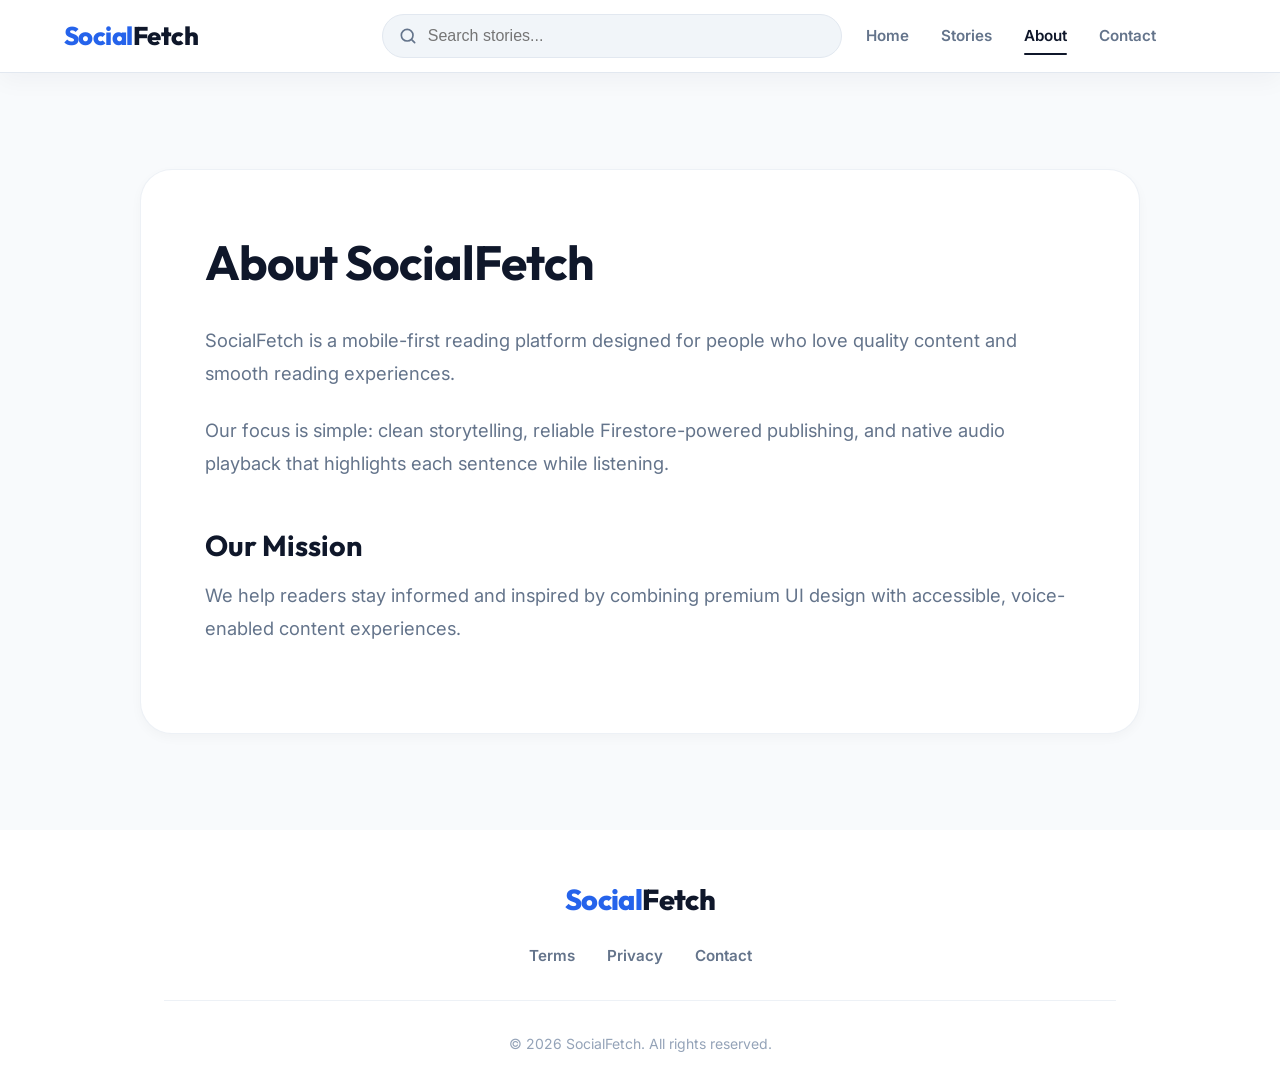
<file: about.html>
<!DOCTYPE html>
<html lang="en">
<head>
  <meta charset="UTF-8" />
  <meta name="viewport" content="width=device-width, initial-scale=1.0" />
  <title>SocialFetch | About</title>
  <meta name="description" content="Learn more about SocialFetch." />
  <link rel="stylesheet" href="assets/styles.css" />
</head>
<body data-page="about">
  <div id="site-header"></div>

  <main class="container section-padding">
    <article class="content-page">
      <h1>About SocialFetch</h1>
      <p>SocialFetch is a mobile-first reading platform designed for people who love quality content and smooth reading experiences.</p>
      <p>Our focus is simple: clean storytelling, reliable Firestore-powered publishing, and native audio playback that highlights each sentence while listening.</p>
      <h2>Our Mission</h2>
      <p>We help readers stay informed and inspired by combining premium UI design with accessible, voice-enabled content experiences.</p>
    </article>
  </main>

  <div id="site-footer"></div>

  <script src="https://code.jquery.com/jquery-3.7.1.min.js"></script>
  <script type="module" src="assets/static-page.js"></script>
</body>
</html>
</file>
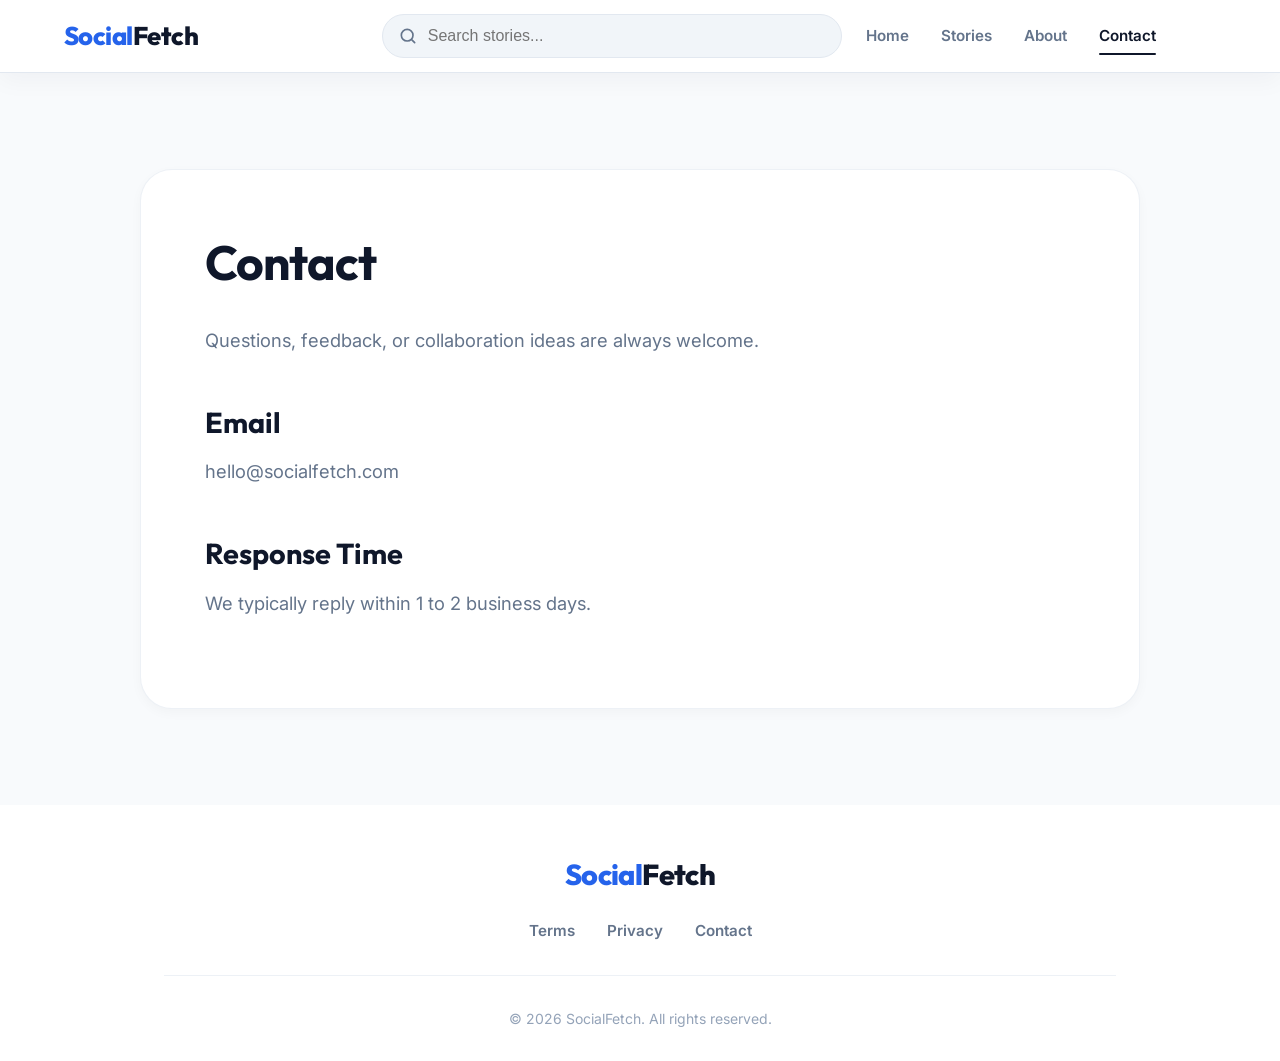
<file: contact.html>
<!DOCTYPE html>
<html lang="en">
<head>
  <meta charset="UTF-8" />
  <meta name="viewport" content="width=device-width, initial-scale=1.0" />
  <title>SocialFetch | Contact</title>
  <meta name="description" content="Contact SocialFetch." />
  <link rel="stylesheet" href="assets/styles.css" />
</head>
<body data-page="contact">
  <div id="site-header"></div>

  <main class="container section-padding">
    <article class="content-page">
      <h1>Contact</h1>
      <p>Questions, feedback, or collaboration ideas are always welcome.</p>
      <h2>Email</h2>
      <p><a href="mailto:hello@socialfetch.com">hello@socialfetch.com</a></p>
      <h2>Response Time</h2>
      <p>We typically reply within 1 to 2 business days.</p>
    </article>
  </main>

  <div id="site-footer"></div>

  <script src="https://code.jquery.com/jquery-3.7.1.min.js"></script>
  <script type="module" src="assets/static-page.js"></script>
</body>
</html>
</file>
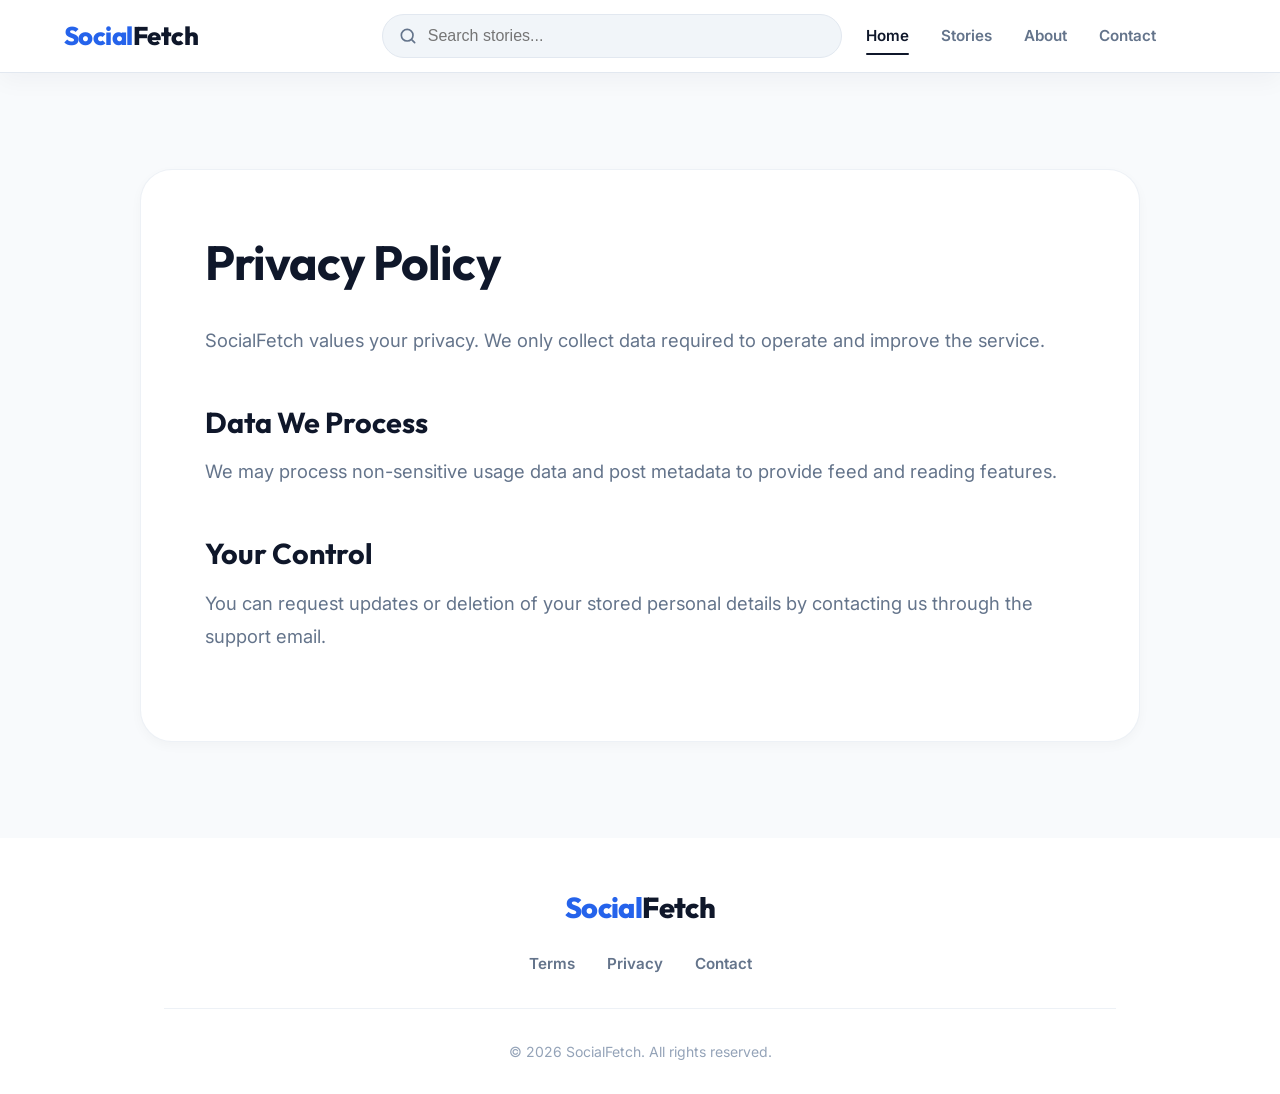
<file: privacy.html>
<!DOCTYPE html>
<html lang="en">
<head>
  <meta charset="UTF-8" />
  <meta name="viewport" content="width=device-width, initial-scale=1.0" />
  <title>SocialFetch | Privacy</title>
  <meta name="description" content="SocialFetch Privacy Policy." />
  <link rel="stylesheet" href="assets/styles.css" />
</head>
<body data-page="home">
  <div id="site-header"></div>

  <main class="container section-padding">
    <article class="content-page">
      <h1>Privacy Policy</h1>
      <p>SocialFetch values your privacy. We only collect data required to operate and improve the service.</p>
      <h2>Data We Process</h2>
      <p>We may process non-sensitive usage data and post metadata to provide feed and reading features.</p>
      <h2>Your Control</h2>
      <p>You can request updates or deletion of your stored personal details by contacting us through the support email.</p>
    </article>
  </main>

  <div id="site-footer"></div>

  <script src="https://code.jquery.com/jquery-3.7.1.min.js"></script>
  <script type="module" src="assets/static-page.js"></script>
</body>
</html>
</file>
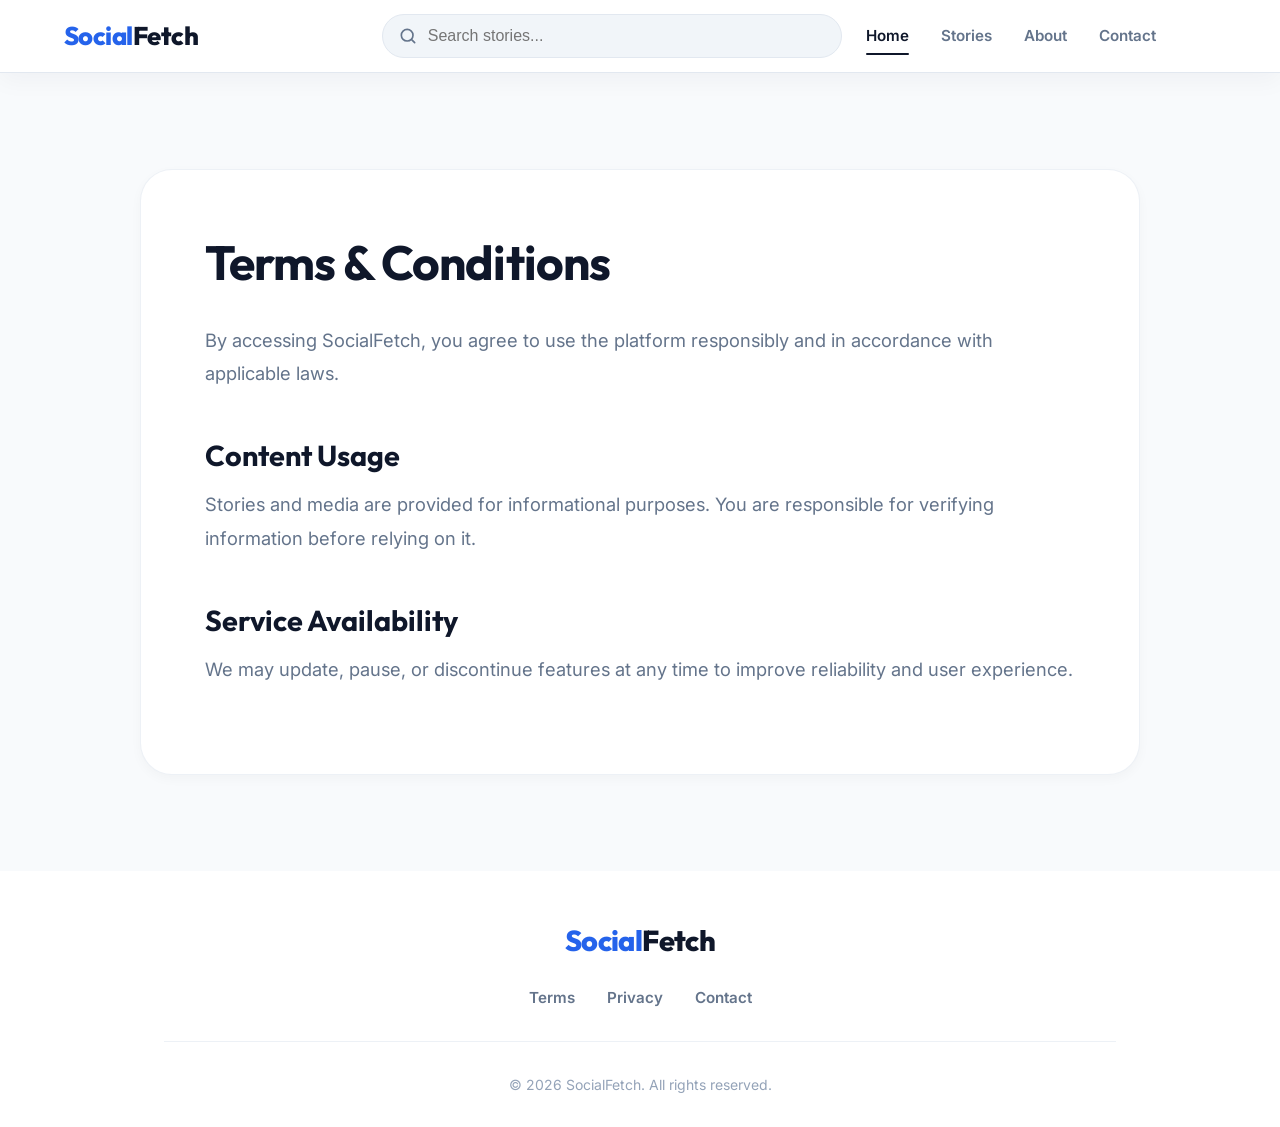
<file: terms.html>
<!DOCTYPE html>
<html lang="en">
<head>
  <meta charset="UTF-8" />
  <meta name="viewport" content="width=device-width, initial-scale=1.0" />
  <title>SocialFetch | Terms</title>
  <meta name="description" content="SocialFetch Terms and Conditions." />
  <link rel="stylesheet" href="assets/styles.css" />
</head>
<body data-page="home">
  <div id="site-header"></div>

  <main class="container section-padding">
    <article class="content-page">
      <h1>Terms &amp; Conditions</h1>
      <p>By accessing SocialFetch, you agree to use the platform responsibly and in accordance with applicable laws.</p>
      <h2>Content Usage</h2>
      <p>Stories and media are provided for informational purposes. You are responsible for verifying information before relying on it.</p>
      <h2>Service Availability</h2>
      <p>We may update, pause, or discontinue features at any time to improve reliability and user experience.</p>
    </article>
  </main>

  <div id="site-footer"></div>

  <script src="https://code.jquery.com/jquery-3.7.1.min.js"></script>
  <script type="module" src="assets/static-page.js"></script>
</body>
</html>
</file>
<file: assets/styles.css>
@import url('https://fonts.googleapis.com/css2?family=Inter:wght@400;500;600&family=Outfit:wght@600;700;800&display=swap');

:root {
  --primary: #2563eb;
  --primary-dark: #1d4ed8;
  --primary-light: #dbeafe;
  --secondary: #0f172a; 
  --accent: #0ea5e9;
  --bg: #f8fafc; 
  --surface: #ffffff;
  --text: #1e293b;
  --text-muted: #64748b;
  --border: #e2e8f0;
  
  --shadow-sm: 0 4px 12px rgba(15, 23, 42, 0.03);
  --shadow-md: 0 10px 30px -10px rgba(15, 23, 42, 0.06);
  --shadow-lg: 0 20px 40px -15px rgba(15, 23, 42, 0.1);
  
  --radius-sm: 0.375rem;
  --radius-md: 0.5rem;
  --radius-lg: 0.75rem;
  --radius-xl: 1rem;
  --radius-2xl: 1.5rem;
  --radius-3xl: 2rem;
  
  --space-1: 0.5rem;
  --space-2: 1rem;
  --space-3: 1.5rem;
  --space-4: 2rem;
  --space-5: 2.5rem;
  --space-6: 3rem;
  --max-width: 1000px; 
  --header-height: 84px;
}

[data-theme="dark"] {
  --primary: #3b82f6;
  --primary-dark: #60a5fa;
  --primary-light: #1e3a8a;
  --secondary: #e2e8f0;
  --accent: #38bdf8;
  --bg: #0f172a;
  --surface: #1e293b;
  --text: #f8fafc;
  --text-muted: #94a3b8;
  --border: #334155;

  --shadow-sm: 0 4px 12px rgba(0, 0, 0, 0.3);
  --shadow-md: 0 10px 30px -10px rgba(0, 0, 0, 0.4);
  --shadow-lg: 0 20px 40px -15px rgba(0, 0, 0, 0.5);
}

* {
  box-sizing: border-box;
  margin: 0;
  padding: 0;
}

html {
  scroll-behavior: smooth;
}

body {
  font-family: 'Inter', -apple-system, BlinkMacSystemFont, sans-serif;
  background-color: var(--bg);
  color: var(--text);
  line-height: 1.5;
  -webkit-font-smoothing: antialiased;
}

h1, h2, h3, h4 {
  font-family: 'Outfit', sans-serif;
  font-weight: 700;
  color: var(--secondary);
  line-height: 1.2;
}

a {
  text-decoration: none;
  color: inherit;
  transition: all 0.25s ease;
}

button {
  font-family: inherit;
  cursor: pointer;
  border: none;
  background: none;
}

/* --- Layout --- */
.container {
  max-width: var(--max-width);
  margin: 0 auto;
  padding: 0 var(--space-3);
}

.section-padding {
  padding: 4rem 0; 
}

.section-padding h2 {
  margin-bottom: 2rem;
}

.section-padding {
  border-bottom: none !important;
}

/* --- The "Floating Island" Navbar --- */
.navbar {
  width: 100%;
  min-height: 72px;
  margin: 0;
  border-radius: 0;
  background: var(--surface);
  backdrop-filter: blur(14px);
  -webkit-backdrop-filter: blur(14px);
  border-bottom: 1px solid var(--border);
  box-shadow: 0 8px 24px rgba(15, 23, 42, 0.04);
  position: sticky;
  top: 0;
  z-index: 100;
  display: flex;
  align-items: center;
  transition: all 0.3s ease;
}

.navbar .container {
  width: 100%;
  max-width: 1200px;
  padding: 0 1.5rem;
}

.nav-inner {
  display: flex;
  justify-content: flex-start;
  align-items: center;
  flex-wrap: nowrap;
  gap: 1.25rem;
  width: 100%;
  min-height: 72px;
  padding: 0;
}

.logo {
  font-family: 'Outfit', sans-serif;
  font-size: 1.6rem;
  font-weight: 800;
  color: var(--primary);
  display: flex;
  align-items: center;
  letter-spacing: -0.02em;
  margin-right: auto;
  flex-shrink: 0;
}

.logo span {
  color: var(--secondary);
}

.nav-search-wrapper {
  position: relative;
  display: flex;
  order: initial;
  flex: 0 1 460px;
  max-width: 460px;
  margin-bottom: 0;
}

.nav-search-icon {
  position: absolute;
  top: 50%;
  left: 1rem;
  transform: translateY(-50%);
  color: #64748b;
  width: 20px;
  height: 20px;
  display: inline-flex;
}

.nav-search-icon svg {
  width: 100%;
  height: 100%;
}

.nav-search-input {
  width: 100%;
  height: 44px;
  border-radius: 999px;
  border: 1px solid #e2e8f0;
  background: #f1f5f9;
  color: #0f172a;
  padding: 0 1rem 0 2.8rem;
  font-size: 1rem;
  outline: none;
  transition: border-color 0.2s ease, box-shadow 0.2s ease, background-color 0.2s ease;
}

.nav-search-input:focus {
  background: #ffffff;
  border-color: #bfdbfe;
  box-shadow: 0 0 0 4px rgb(219 234 254 / 0.7);
}

.nav-links {
  display: none;
}

@media (min-width: 768px) {
  .nav-links {
    display: flex;
    gap: var(--space-4);
    align-items: center;
    margin-left: 0.25rem;
  }
}

.nav-link {
  position: relative;
  font-weight: 600;
  font-size: 0.95rem;
  color: var(--text-muted);
  padding: 0.375rem 0;
}

.nav-link::after {
  content: "";
  position: absolute;
  left: 0;
  bottom: -2px;
  width: 100%;
  height: 2px;
  border-radius: 999px;
  background: var(--secondary);
  transform: scaleX(0);
  transform-origin: left;
  transition: transform 0.25s ease;
}

.nav-link:hover,
.nav-link.active {
  color: var(--secondary);
}

.nav-link:hover::after,
.nav-link.active::after {
  transform: scaleX(1);
}

.nav-story-filters {
  display: flex;
  justify-content: center;
  gap: 0.75rem;
  padding: 0.5rem 0 0.9rem;
  border-top: 1px solid rgba(226, 232, 240, 0.8);
}

.navbar.has-filters {
  border-radius: 0;
}

@media (max-width: 767px) {
  .nav-inner {
    min-height: 64px;
    flex-wrap: wrap;
    gap: 0.75rem;
    padding: 0.5rem 0;
    justify-content: space-between; /* Fixes alignment */
  }

  .logo {
    margin-right: auto;
  }

  .nav-search-wrapper {
    order: 3;
    flex: 1 0 100%;
    max-width: 100%;
  }

  .nav-story-filters {
    justify-content: flex-start;
    overflow-x: auto;
    padding-bottom: 0.8rem;
  }

  .mobile-menu-btn {
    align-self: center; /* Fixes alignment */
    margin-top: 4px; /* Fixes alignment */
  }
}

/* Theme Toggle Button */
.theme-toggle-btn {
  display: flex;
  align-items: center;
  justify-content: center;
  width: 40px;
  height: 40px;
  border-radius: 50%;
  color: var(--secondary);
  background: transparent;
  transition: background 0.2s, color 0.2s;
  cursor: pointer;
  z-index: 110;
}

.theme-toggle-btn:hover {
  background: var(--border);
}

.theme-toggle-btn svg {
  width: 20px;
  height: 20px;
}

/* Mobile Menu */
.mobile-menu-btn {
  display: flex;
  flex-direction: column;
  gap: 5px;
  width: 30px;
  z-index: 110;
}

@media (min-width: 768px) {
  .mobile-menu-btn {
    display: none;
  }
}

.mobile-menu-btn span {
  display: block;
  width: 100%;
  height: 2px;
  background-color: var(--secondary);
  transition: all 0.3s ease;
}

/* Hamburger to X animation */
.mobile-menu-btn.open span:nth-child(1) {
  transform: translateY(7px) rotate(45deg);
}
.mobile-menu-btn.open span:nth-child(2) {
  opacity: 0;
}
.mobile-menu-btn.open span:nth-child(3) {
  transform: translateY(-7px) rotate(-45deg);
}

.mobile-drawer {
  position: fixed;
  top: 0;
  right: -100%;
  width: 80%;
  height: 100vh;
  background: var(--surface);
  backdrop-filter: blur(20px);
  -webkit-backdrop-filter: blur(20px);
  z-index: 105;
  padding: 7rem 2rem;
  transition: right 0.4s cubic-bezier(0.16, 1, 0.3, 1);
  box-shadow: -10px 0 40px rgba(0,0,0,0.05);
  display: flex;
  flex-direction: column;
  gap: 2rem;
}

.mobile-drawer.open {
  right: 0;
}

/* --- Modern Dribbble Parallelogram Hero Section --- */
.hero {
  position: relative;
  overflow: hidden;
  padding: calc(var(--space-6) * 3) 0 calc(var(--space-6) * 2.5);
  background: transparent;
}

.hero::before {
  content: '';
  position: absolute;
  top: -20%;
  left: -10%;
  width: 60vw;
  height: 60vw;
  background: radial-gradient(circle, rgba(37, 99, 235, 0.15) 0%, rgba(14, 165, 233, 0.05) 50%, transparent 70%);
  filter: blur(80px);
  z-index: -1;
  pointer-events: none;
}

.hero::after {
  content: '';
  position: absolute;
  bottom: -10%;
  right: -5%;
  width: 50vw;
  height: 50vw;
  background: radial-gradient(circle, rgba(14, 165, 233, 0.12) 0%, transparent 60%);
  filter: blur(60px);
  z-index: -1;
  pointer-events: none;
}

.hero-grid {
  display: grid;
  grid-template-columns: 1fr 1.2fr;
  align-items: start;
  gap: var(--space-6);
}

.hero-text {
  text-align: left;
}

.hero-title {
  font-size: clamp(3rem, 5vw, 4.2rem);
  margin-bottom: var(--space-2);
  font-weight: 800;
  letter-spacing: -0.03em;
  color: var(--secondary);
  line-height: 1.05;
  max-width: 800px;
}

.hero-subtitle {
  font-size: 1.25rem;
  color: var(--text-muted);
  max-width: 600px;
  margin: 0 0 var(--space-5) 0;
  line-height: 1.6;
}

.cta-button {
  background: var(--secondary);
  color: white;
  padding: 1rem 2.5rem;
  border-radius: 9999px;
  font-weight: 600;
  letter-spacing: 0.01em;
  font-size: 1.05rem;
  box-shadow: 0 10px 24px rgba(15, 23, 42, 0.2);
  display: inline-flex;
  align-items: center;
  gap: 0.5rem;
  border: 1px solid rgba(255, 255, 255, 0.1);
  transition: all 0.3s cubic-bezier(0.4, 0, 0.2, 1);
}

.cta-button:hover {
  transform: translateY(-3px) scale(1.02);
  box-shadow: 0 14px 30px rgba(15, 23, 42, 0.3);
  background: #000000;
}

.hero-visual {
  display: flex;
  height: 500px;
  position: relative;
  gap: 15px; 
  margin-left: 0;
  width: 100%;
}

.visual-card {
  flex: 1;
  position: relative;
  height: 100%;
  overflow: hidden;
  clip-path: polygon(25% 0, 100% 0, 75% 100%, 0% 100%);
  background: var(--surface);
  transition: transform 0.4s cubic-bezier(0.16, 1, 0.3, 1), filter 0.4s ease;
  border-radius: 0; 
}

.visual-card:nth-child(even) {
  transform: translateY(15px);
}
.visual-card:nth-child(odd) {
  transform: translateY(-15px);
}

.visual-card img {
  width: 100%;
  height: 100%;
  object-fit: cover;
  transform: scale(1.3); 
  transition: transform 0.6s ease;
  filter: grayscale(10%);
}

.visual-card:hover {
  z-index: 10;
}

.visual-card:hover img {
  transform: scale(1.4);
  filter: grayscale(0%);
}

@media (max-width: 992px) {
  .hero-grid {
    grid-template-columns: 1fr;
    text-align: center;
  }
  
  .hero-text {
    text-align: center;
    order: 2;
  }
  
  .hero-subtitle {
    margin: 0 auto var(--space-5);
  }
  
  .hero-visual {
    order: 1;
    height: 350px;
    margin: var(--space-4) auto;
    width: 100%;
    max-width: 600px;
  }
}

/* --- Search & Filter --- */
.filter-bar {
  position: sticky;
  top: 6rem;
  z-index: 90;
  background: rgba(248, 250, 252, 0.85);
  backdrop-filter: blur(12px);
  -webkit-backdrop-filter: blur(12px);
  padding: var(--space-3) 0;
  border-bottom: 1px solid rgba(226, 232, 240, 0.6);
}

.filter-inner {
  display: flex;
  flex-direction: column;
  gap: var(--space-2);
  border: 1px solid rgba(226, 232, 240, 0.8);
  border-radius: var(--radius-2xl);
  background: rgba(255, 255, 255, 0.9);
  box-shadow: var(--shadow-sm);
  padding: 0.75rem;
}

@media (min-width: 768px) {
  .filter-inner {
    flex-direction: row;
    align-items: center;
    justify-content: space-between;
    gap: var(--space-3);
  }
}

.search-wrapper {
  position: relative;
  flex: 1;
  max-width: 400px;
}

.search-input {
  width: 100%;
  padding: 0.75rem 1rem 0.75rem 2.75rem;
  border: 1px solid transparent;
  border-radius: var(--radius-xl);
  background: #f1f5f9;
  font-size: 0.96rem;
  outline: none;
  transition: all 0.2s ease;
}

.search-input:focus {
  background: var(--surface);
  border-color: var(--primary-light);
  box-shadow: 0 0 0 4px rgba(219, 234, 254, 0.5);
}

.search-icon {
  position: absolute;
  left: 1rem;
  top: 50%;
  transform: translateY(-50%);
  color: var(--text-muted);
}

.categories {
  display: flex;
  gap: 0.5rem;
  overflow-x: auto;
  padding-bottom: 2px;
  scrollbar-width: none;
}

.categories::-webkit-scrollbar {
  display: none;
}

.category-btn {
  padding: 0.5rem 1.25rem;
  border-radius: 9999px;
  background: transparent;
  color: var(--text-muted);
  font-size: 0.9rem;
  font-weight: 600;
  white-space: nowrap;
  transition: all 0.2s ease;
}

.category-btn:hover {
  color: var(--secondary);
  background: #f1f5f9;
}

.category-btn.active {
  background: var(--secondary);
  color: white;
  box-shadow: 0 4px 12px rgba(15, 23, 42, 0.15);
}

/* --- How It Works --- */
.how-it-works-grid {
  display: grid;
  grid-template-columns: repeat(auto-fit, minmax(250px, 1fr));
  gap: var(--space-4);
  margin-top: 2rem;
}

.step-card {
  background: rgba(255, 255, 255, 0.6);
  backdrop-filter: blur(10px);
  padding: var(--space-5);
  border-radius: var(--radius-3xl);
  border: 1px solid rgba(255,255,255,0.8);
  text-align: center;
  box-shadow: var(--shadow-sm);
  transition: transform 0.3s ease, box-shadow 0.3s ease;
}

.step-card:hover {
  transform: translateY(-4px);
  box-shadow: var(--shadow-md);
  background: rgba(255, 255, 255, 1);
}

.step-icon {
  width: 64px;
  height: 64px;
  background: #f1f5f9;
  color: var(--secondary);
  border-radius: 1.25rem;
  display: flex;
  align-items: center;
  justify-content: center;
  margin: 0 auto 1.5rem;
  font-size: 1.5rem;
  transition: background 0.3s ease, color 0.3s ease;
}

.step-card:hover .step-icon {
  background: var(--secondary);
  color: white;
}

/* --- The Bento Grid Feed --- */
.feed {
  display: grid;
  grid-template-columns: repeat(auto-fill, minmax(300px, 1fr));
  grid-auto-rows: 400px;
  grid-auto-flow: dense;
  gap: var(--space-4);
  margin-top: var(--space-4);
}

.card {
  height: 100%;
  background: var(--surface);
  border-radius: var(--radius-3xl);
  overflow: hidden;
  border: 1px solid rgba(226, 232, 240, 0.6);
  box-shadow: var(--shadow-md);
  transition: transform 0.3s cubic-bezier(0.16, 1, 0.3, 1), box-shadow 0.3s ease, border-color 0.3s ease;
  display: flex;
  flex-direction: column;
}

.card:hover {
  transform: translateY(-8px);
  box-shadow: var(--shadow-lg);
  border-color: rgba(219, 234, 254, 0.8);
}

.card-image-wrap {
  position: relative;
  height: 180px;
  flex-shrink: 0;
  width: 100%;
  overflow: hidden;
  border-bottom: 1px solid rgba(0,0,0,0.03);
}

.card-image {
  width: 100%;
  height: 100%;
  object-fit: cover;
  transition: transform 0.6s cubic-bezier(0.16, 1, 0.3, 1);
}

.card:hover .card-image {
  transform: scale(1.06);
}

.card-badge {
  position: absolute;
  top: var(--space-2);
  left: var(--space-2);
  background: rgba(255, 255, 255, 0.5);
  backdrop-filter: blur(12px);
  -webkit-backdrop-filter: blur(12px);
  padding: 0.375rem 1rem;
  border-radius: 999px;
  font-size: 0.75rem;
  font-weight: 700;
  text-transform: uppercase;
  letter-spacing: 0.05em;
  color: var(--secondary);
  border: 1px solid rgba(255, 255, 255, 0.7);
  box-shadow: 0 4px 12px rgba(0, 0, 0, 0.05);
}

.card-body {
  padding: var(--space-3) var(--space-4);
  flex: 1;
  display: flex;
  flex-direction: column;
  gap: 0.25rem;
}

.card-meta {
  font-size: 0.85rem;
  color: var(--text-muted);
  margin-bottom: 0.5rem;
  font-weight: 500;
}

.card-title {
  font-size: 1.4rem;
  margin-bottom: 0.75rem;
  line-height: 1.25;
  letter-spacing: -0.01em;
}

.card-excerpt {
  color: var(--text-muted);
  font-size: 0.95rem;
  margin-bottom: var(--space-3);
  display: -webkit-box;
  -webkit-line-clamp: 2;
  -webkit-box-orient: vertical;
  overflow: hidden;
}

.card-footer {
  margin-top: auto;
  display: flex;
  justify-content: space-between;
  align-items: center;
}

.read-more {
  color: var(--secondary);
  font-weight: 700;
  font-size: 0.95rem;
  display: flex;
  align-items: center;
  gap: 0.375rem;
}

.read-more i {
  transition: transform 0.25s ease;
}

.read-more:hover {
  color: var(--primary);
}

.read-more:hover i {
  transform: translateX(4px);
}

@media (min-width: 768px) {
  .card:nth-child(4n + 1) {
    grid-column: span 2;
    grid-row: span 2;
  }
  
  .card:nth-child(4n + 1) .card-image-wrap {
    height: 55%;
  }

  .card:nth-child(4n + 1) .card-body {
    padding: var(--space-4) var(--space-5);
  }

  .card:nth-child(4n + 1) .card-title {
    font-size: 2.25rem;
    margin-bottom: var(--space-2);
  }

  .card:nth-child(4n + 1) .card-excerpt {
    font-size: 1.1rem;
    -webkit-line-clamp: 4;
  }
}

/* --- Audio UI --- */
.card-audio-controls {
  padding: 0.75rem var(--space-4);
  background: #f8fafc;
  border-top: 1px solid rgba(226, 232, 240, 0.6);
  display: flex;
  gap: var(--space-1);
  align-items: center;
}

.audio-btn {
  min-width: 38px;
  height: 38px;
  border-radius: 999px;
  border: 1px solid #e2e8f0;
  display: flex;
  align-items: center;
  justify-content: center;
  background: #ffffff;
  color: var(--secondary);
  box-shadow: var(--shadow-sm);
  transition: all 0.2s ease;
}

.audio-btn:hover:not(:disabled) {
  background: var(--secondary);
  color: white;
  transform: translateY(-1px);
  border-color: var(--secondary);
  box-shadow: 0 8px 16px rgba(15, 23, 42, 0.15);
}

.audio-btn:disabled {
  opacity: 0.5;
  cursor: not-allowed;
}

.card .speech-content {
  display: none;
  padding: 1.5rem var(--space-4);
  background: var(--secondary);
  color: white;
  font-size: 0.95rem;
  max-height: 180px;
  overflow-y: auto;
}

.card.is-speaking .speech-content {
  display: block;
}

.post-content.speech-content {
  display: block;
}

.sentence {
  transition: all 0.2s;
  padding: 0 2px;
  border-radius: 4px;
}

.sentence.active {
  background: rgba(255, 255, 255, 0.2);
  color: white;
  box-shadow: 0 0 0 2px rgba(255, 255, 255, 0.2);
}

/* --- Post Page --- */
.post-header {
  padding: 4rem 0 2rem;
  text-align: center;
}

.post-hero-image {
  width: 100%;
  height: 60vh;
  min-height: 400px;
  object-fit: cover;
  border-radius: var(--radius-3xl);
  margin-bottom: 3rem;
  box-shadow: var(--shadow-md);
}

.post-meta {
  display: flex;
  justify-content: center;
  gap: 1.5rem;
  color: var(--text-muted);
  margin-bottom: 1.5rem;
  font-weight: 500;
}

.post-title {
  font-size: clamp(2.5rem, 5vw, 4rem);
  margin-bottom: 2rem;
  letter-spacing: -0.02em;
}

.post-content {
  font-size: 1.2rem;
  line-height: 1.8;
  color: #334155;
  margin-bottom: 3rem;
  max-width: 760px;
  margin-left: auto;
  margin-right: auto;
}

.post-audio-sticky {
  position: sticky;
  bottom: 2rem;
  left: 50%;
  transform: translateX(-50%);
  background: rgba(15, 23, 42, 0.85);
  backdrop-filter: blur(16px);
  -webkit-backdrop-filter: blur(16px);
  padding: 0.75rem 1.5rem;
  border-radius: 999px;
  display: flex;
  gap: 1rem;
  align-items: center;
  box-shadow: 0 20px 40px rgba(15, 23, 42, 0.2);
  z-index: 100;
  width: fit-content;
  max-width: 90%;
  border: 1px solid rgba(255, 255, 255, 0.1);
}

.post-audio-sticky .audio-btn {
  background: rgba(255, 255, 255, 0.1);
  color: white;
  border: none;
}

.post-audio-sticky .audio-btn:hover:not(:disabled) {
  background: white;
  color: var(--secondary);
}

/* --- Static Pages --- */
.content-page {
  background: var(--surface);
  padding: 4rem;
  border-radius: var(--radius-3xl);
  box-shadow: var(--shadow-sm);
  margin-top: 2rem;
  border: 1px solid rgba(226, 232, 240, 0.6);
}

.content-page h1 {
  margin-bottom: 2rem;
  font-size: 3rem;
  letter-spacing: -0.02em;
}

.content-page h2 {
  margin: 3rem 0 1rem;
  font-size: 1.8rem;
}

.content-page p {
  color: var(--text-muted);
  margin-bottom: 1.5rem;
  font-size: 1.15rem;
  line-height: 1.8;
}

@media (max-width: 640px) {
  .content-page {
    padding: 2rem;
  }
  .content-page h1 {
    font-size: 2.2rem;
  }
}

/* --- Footer --- */
.footer {
  background: var(--surface);
  color: var(--secondary);
  margin-top: 2rem; 
  padding: 3rem 0 2rem;
}

.footer-inner {
  gap: 1rem;
  text-align: center;
}

.footer-logo {
  font-family: 'Outfit', sans-serif;
  font-size: 1.8rem;
  font-weight: 800;
  color: var(--primary);
  margin-bottom: var(--space-3);
  display: flex;
  justify-content: center;
  align-items: center;
  letter-spacing: -0.02em;
}

.footer-logo span {
  color: var(--secondary);
}

.footer-links {
  display: flex;
  justify-content: center;
  gap: var(--space-4);
  margin-bottom: var(--space-4);
  flex-wrap: wrap;
}

.footer-link {
  color: var(--text-muted);
  font-size: 0.95rem;
  font-weight: 600;
}

.footer-link:hover {
  color: var(--primary);
}

.copyright {
  color: #94a3b8;
  font-size: 0.875rem;
  border-top: 1px solid rgba(226, 232, 240, 0.6);
  padding-top: var(--space-4);
  margin-top: var(--space-2);
}

/* --- Stories Page Cleanup --- */
body[data-page="stories"] .filter-bar {
  position: relative;
  top: 0;
  background: transparent;
  border-bottom: none;
  backdrop-filter: none;
  -webkit-backdrop-filter: none;
  padding: var(--space-2) 0;
}

body[data-page="stories"] .section-padding {
  padding-top: var(--space-2);
}

body[data-page="stories"] .feed {
  grid-template-columns: 1fr;
  grid-auto-rows: auto;
  grid-auto-flow: row;
  gap: var(--space-3);
  margin-top: 0;
}

@media (min-width: 900px) {
  body[data-page="stories"] .feed {
    grid-template-columns: repeat(2, minmax(0, 1fr));
  }
}

body[data-page="stories"] .card {
  height: auto;
}

body[data-page="stories"] .card-image-wrap,
body[data-page="stories"] .card:nth-child(4n + 1) .card-image-wrap {
  height: 220px;
}

body[data-page="stories"] .card:nth-child(4n + 1) {
  grid-column: span 1;
  grid-row: span 1;
}

body[data-page="stories"] .card:nth-child(4n + 1) .card-body {
  padding: var(--space-3) var(--space-4);
}

body[data-page="stories"] .card:nth-child(4n + 1) .card-title {
  font-size: 1.4rem;
  margin-bottom: 0.75rem;
}

body[data-page="stories"] .card:nth-child(4n + 1) .card-excerpt {
  font-size: 0.95rem;
  -webkit-line-clamp: 2;
}

/* --- Animations --- */
@keyframes fadeIn {
  from { opacity: 0; transform: translateY(15px); }
  to { opacity: 1; transform: translateY(0); }
}

.fade-in {
  animation: fadeIn 0.7s cubic-bezier(0.16, 1, 0.3, 1) forwards;
}

/* Skeleton Shimmer */
.skeleton {
  background: var(--surface);
  position: relative;
  overflow: hidden;
  border-color: transparent;
}

.skeleton::after {
  content: "";
  position: absolute;
  top: 0;
  right: 0;
  bottom: 0;
  left: 0;
  transform: translateX(-100%);
  background-image: linear-gradient(
    90deg,
    rgba(255, 255, 255, 0) 0,
    rgba(255, 255, 255, 0.4) 20%,
    rgba(255, 255, 255, 0.8) 60%,
    rgba(255, 255, 255, 0)
  );
  animation: shimmer 2s infinite;
}

@keyframes shimmer {
  100% {
    transform: translateX(100%);
  }
}
</file>
